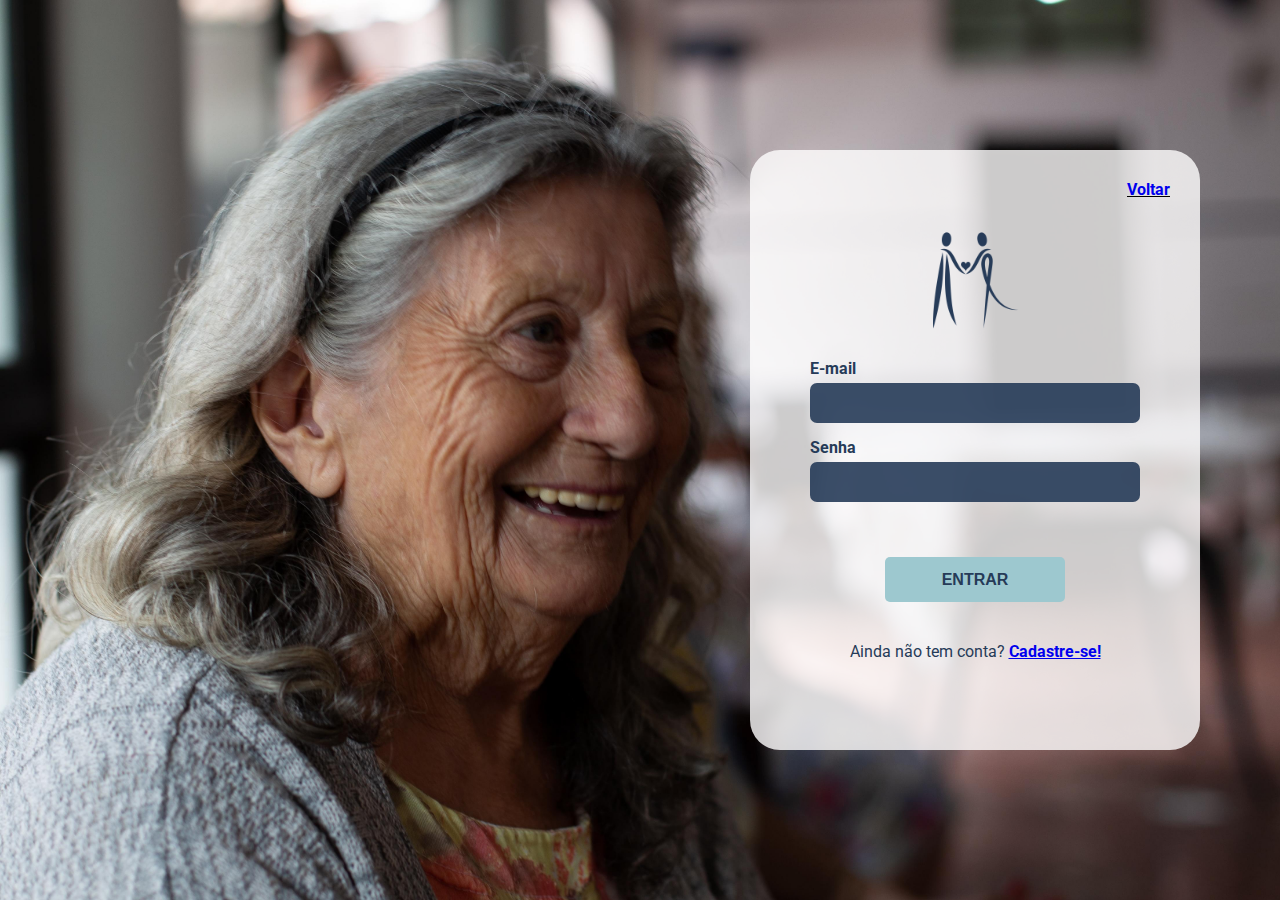
<file: development/login.html>
<!DOCTYPE html>
<html lang="pt-BR">
  <head>
    <meta charset="UTF-8" />
    <meta http-equiv="X-UA-Compatible" content="IE=edge" />
    <meta name="viewport" content="width=device-width, initial-scale=1.0" />
    <!-- Favicon -->
    <link
      rel="icon"
      type="image/png"
      sizes="32x32"
      href="/src/Images/Icons/Logo.png"
    />
    <title>Companhia Senior</title>

    <!-- Importação de fontes -->
    <link rel="preconnect" href="https://fonts.googleapis.com" />
    <link rel="preconnect" href="https://fonts.gstatic.com" crossorigin />
    <link
      href="https://fonts.googleapis.com/css2?family=Roboto:ital,wght@0,400;0,500;0,700;1,400&display=swap"
      rel="stylesheet"
    />
    <!-- Importação fontawesome (ícones) -->
    <link
      rel="stylesheet"
      href="https://cdnjs.cloudflare.com/ajax/libs/font-awesome/6.0.0-beta2/css/all.min.css"
      integrity="sha512-YWzhKL2whUzgiheMoBFwW8CKV4qpHQAEuvilg9FAn5VJUDwKZZxkJNuGM4XkWuk94WCrrwslk8yWNGmY1EduTA=="
      crossorigin="anonymous"
      referrerpolicy="no-referrer"
    />
    <!-- Importação CSS -->
    <link rel="stylesheet" href="./css/style_login.css" />

    <!-- Importação JavaScript -->
    <script src="./js/script_inicio.js" defer></script>
  </head>
  <body>
    <main class="login">
      <div class="login__modal">
        <div class="login__modal--back">
          <a href="./home.html">Voltar</a>
        </div>
        <div class="login__modal--logo">
          <img src="./src/images/icons/Logo_Header.png" alt="" />
        </div>

        <form class="login__modal--form">
          <table>
            <tr>
              <td>
                <label
                  >E-mail
                  <br />
                  <input type="email" id="login__email" name="login__emai"
                /></label>
              </td>
            </tr>

            <tr>
              <td>
                <label
                  >Senha
                  <br />
                  <input
                    type="password"
                    id="login__password"
                    name="login__password"
                /></label>
                <i onclick="mostrarSenha()" id="eye" class="far fa-eye"></i>
              </td>
            </tr>
          </table>
          <!--<div class="login__links">
            <label for="user__save"
              ><input type="checkbox" name="user__save" id="user__save" />
              Manter conectado
            </label>
            <a id="user__resetPassword" href="">Esqueci a senha!</a>
          </div>-->
          <div class="login__submit">
            <input
              type="submit"
              class="login__submit--btn"
              value="ENTRAR"
              onclick="login(event)"
            />
          </div>
          <div class="login__newRegister">
            <p>
              Ainda não tem conta? <a href="./register.html">Cadastre-se!</a>
            </p>
          </div>
        </form>
      </div>
    </main>
  </body>
</html>
</file>
<file: development/css/style_login.css>
html {
  font-size: 16px;
  font-family: "Roboto", sans-serif;
  max-width: 1440px;
  margin: 0 auto;
}

* {
  margin: 0;
  padding: 0;
  box-sizing: border-box;
}

li {
  list-style: none;
}

a {
  text-decoration: none;
}

.login {
  width: 100%;
  height: 100vh;
  background-image: url(../src/images/backgrounds/login.jpg);
  background-size: cover;
  opacity: 1;
  display: flex;
  justify-content: flex-end;
  align-items: center;
}
.login__modal {
  width: 450px;
  height: 600px;
  margin-right: 80px;
  background-color: rgba(255, 254, 254, 0.8);
  border-radius: 30px;
  display: flex;
  flex-direction: column;
  padding: 30px;
}
.login__modal--back {
  font-weight: 700;
  text-decoration: underline;
  text-align: end;
}
.login__modal--back:hover {
  color: #467495;
}
.login__modal--logo {
  display: flex;
  justify-content: center;
  margin-top: 30px;
  height: 100px;
  width: 100%;
}
.login__modal--logo img {
  height: 100px;
  width: 100px;
}
.login__modal--form {
  margin: 20px 30px 20px;
}
.login__modal--form table {
  width: 100%;
  border-spacing: 0 10px;
}
.login__modal--form table tr {
  width: 100%;
  position: relative;
}
.login__modal--form table tr td label {
  font-weight: 700;
  color: #263b58;
}
.login__modal--form table tr td label input {
  height: 40px;
  width: 100%;
  margin: 5px 0;
  border: none;
  border-radius: 7px;
  background-color: #263b58;
  opacity: 90%;
  color: #fffefe;
  font-size: 18px;
  font-weight: 600;
  padding-left: 8px;
}
.login__modal--form table tr td label input:focus {
  border: 3px solid #9dc8cf;
  outline: 0;
}
.login__modal--form table tr td i {
  color: #fffefe;
  position: absolute;
  margin-top: 17px;
  margin-left: -30px;
}
.login__modal--form .login__links {
  display: flex;
  justify-content: space-between;
  color: #263b58;
}
.login__modal--form .login__links label {
  display: flex;
  align-items: center;
}
.login__modal--form .login__links label input {
  width: 17px;
  height: 17px;
  margin-right: 5px;
}
.login__modal--form .login__links a {
  font-weight: 700;
  text-decoration: underline;
}
.login__modal--form .login__submit {
  width: 100%;
  text-align: center;
  margin: 40px auto;
}
.login__modal--form .login__submit--btn {
  height: 45px;
  width: 180px;
  font-size: 16px;
  font-weight: 700;
  color: #263b58;
  background-color: #9dc8cf;
  border: none;
  border-radius: 5px;
  cursor: pointer;
}
.login__modal--form .login__submit--btn:hover {
  background-color: #263b58;
  color: #9dc8cf;
}
.login__modal--form .login__newRegister {
  width: 100%;
  text-align: center;
  color: #263b58;
}
.login__modal--form .login__newRegister a {
  font-weight: 700;
  text-decoration: underline;
}

/*# sourceMappingURL=style_login.css.map */
</file>
